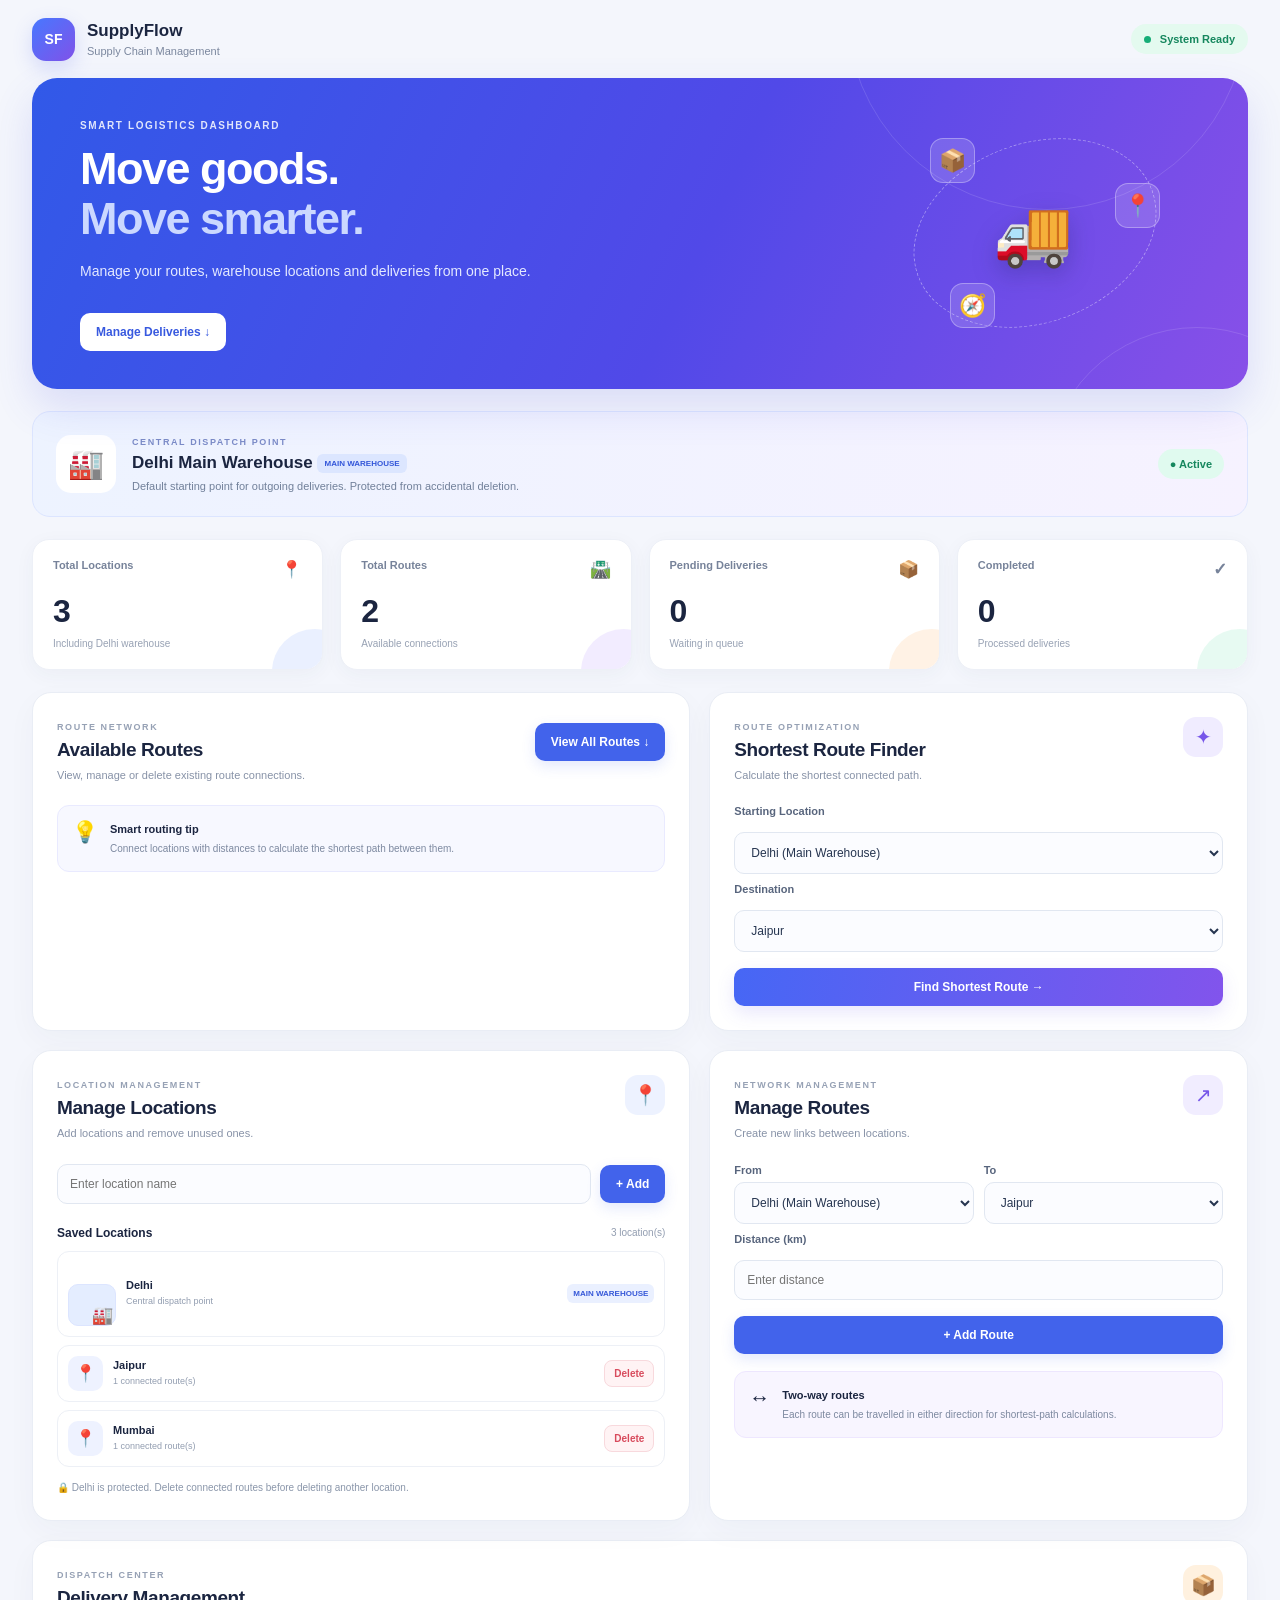
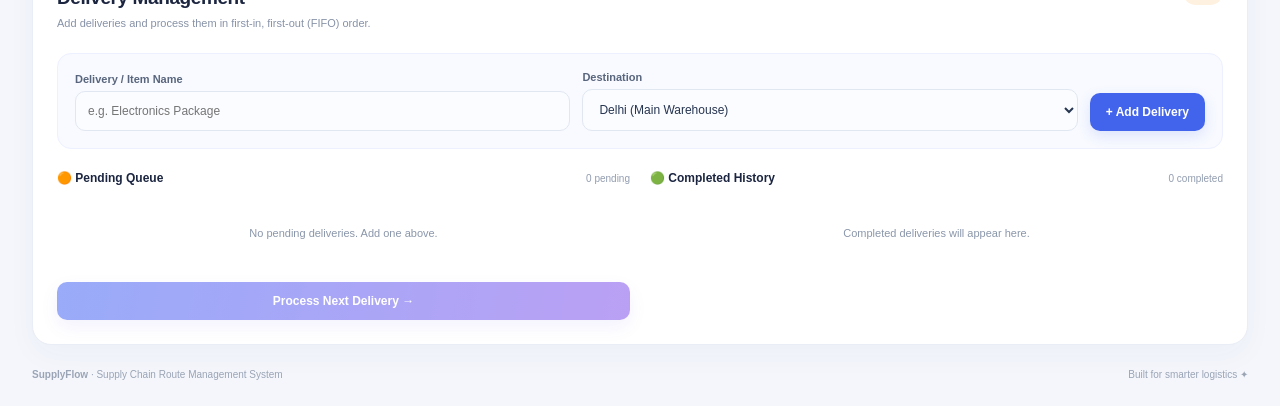
<file: index.html>
<!DOCTYPE html>
<html lang="en">
<head>
    <meta charset="UTF-8">
    <meta name="viewport" content="width=device-width, initial-scale=1.0">
    <title>SupplyFlow | Route Management</title>
    <link rel="stylesheet" href="style.css">
</head>
<body>
    <header class="navbar">
        <a class="brand" href="#">
            <span class="brand-icon">SF</span>
            <span><b>SupplyFlow</b><small>Supply Chain Management</small></span>
        </a>
        <span class="online"><i></i> System Ready</span>
    </header>

    <main class="container">
        <section class="hero">
            <div>
                <span class="eyebrow">SMART LOGISTICS DASHBOARD</span>
                <h1>Move goods.<br><span>Move smarter.</span></h1>
                <p>Manage your routes, warehouse locations and deliveries from one place.</p>
                <button class="btn btn-white" onclick="document.getElementById('deliveries').scrollIntoView({behavior:'smooth'})">
                    Manage Deliveries ↓
                </button>
            </div>
            <div class="hero-art">
                <div class="orbit"></div>
                <div class="truck">🚚</div>
                <div class="floating-box box-one">📦</div>
                <div class="floating-box box-two">📍</div>
                <div class="floating-box box-three">🧭</div>
            </div>
        </section>

        <section class="warehouse">
            <div class="warehouse-icon">🏭</div>
            <div class="warehouse-info">
                <span class="eyebrow">CENTRAL DISPATCH POINT</span>
                <h2>Delhi Main Warehouse <span class="main-tag">MAIN WAREHOUSE</span></h2>
                <p>Default starting point for outgoing deliveries. Protected from accidental deletion.</p>
            </div>
            <span class="active-tag">● Active</span>
        </section>

        <section class="stats">
            <div class="stat blue">
                <div class="stat-label">Total Locations <span>📍</span></div>
                <h2 id="locationCount">0</h2>
                <small>Including Delhi warehouse</small>
            </div>
            <div class="stat purple">
                <div class="stat-label">Total Routes <span>🛣️</span></div>
                <h2 id="routeCount">0</h2>
                <small>Available connections</small>
            </div>
            <div class="stat orange">
                <div class="stat-label">Pending Deliveries <span>📦</span></div>
                <h2 id="deliveryCount">0</h2>
                <small>Waiting in queue</small>
            </div>
            <div class="stat green">
                <div class="stat-label">Completed <span>✓</span></div>
                <h2 id="completedCount">0</h2>
                <small>Processed deliveries</small>
            </div>
        </section>

        <section class="grid">
            <article class="panel" id="routesSection">
                <div class="panel-heading">
                    <div>
                        <span class="eyebrow dark">ROUTE NETWORK</span>
                        <h2>Available Routes</h2>
                        <p>View, manage or delete existing route connections.</p>
                    </div>
                    <button class="btn btn-primary" id="toggleRoutesBtn" type="button">View All Routes ↓</button>
                </div>
                <div id="routesArea" class="hidden">
                    <div class="table-scroll">
                        <table>
                            <thead>
                                <tr><th>Route</th><th>Distance</th><th>Action</th></tr>
                            </thead>
                            <tbody id="routeList"></tbody>
                        </table>
                    </div>
                    <p id="emptyRoutes" class="empty hidden">No routes available. Add a route below.</p>
                </div>
                <div class="tip">
                    <span>💡</span>
                    <div><b>Smart routing tip</b><p>Connect locations with distances to calculate the shortest path between them.</p></div>
                </div>
            </article>

            <article class="panel">
                <div class="panel-heading">
                    <div>
                        <span class="eyebrow dark">ROUTE OPTIMIZATION</span>
                        <h2>Shortest Route Finder</h2>
                        <p>Calculate the shortest connected path.</p>
                    </div>
                    <span class="feature-icon">✦</span>
                </div>
                <form id="shortestPathForm" class="form">
                    <label for="sourceLocation">Starting Location</label>
                    <select id="sourceLocation" required></select>
                    <label for="destinationLocation">Destination</label>
                    <select id="destinationLocation" required></select>
                    <button class="btn btn-gradient full" type="submit">Find Shortest Route →</button>
                </form>
                <div id="shortestResult" class="result hidden" aria-live="polite"></div>
            </article>
        </section>

        <section class="grid">
            <article class="panel">
                <div class="panel-heading">
                    <div>
                        <span class="eyebrow dark">LOCATION MANAGEMENT</span>
                        <h2>Manage Locations</h2>
                        <p>Add locations and remove unused ones.</p>
                    </div>
                    <span class="feature-icon blue-icon">📍</span>
                </div>
                <form id="locationForm" class="inline-form">
                    <input id="locationName" type="text" maxlength="60" placeholder="Enter location name" required>
                    <button class="btn btn-primary" type="submit">+ Add</button>
                </form>
                <div class="list-heading"><b>Saved Locations</b><span id="locationListLabel">0 locations</span></div>
                <div id="locationList" class="managed-list"></div>
                <p class="note">🔒 Delhi is protected. Delete connected routes before deleting another location.</p>
            </article>

            <article class="panel">
                <div class="panel-heading">
                    <div>
                        <span class="eyebrow dark">NETWORK MANAGEMENT</span>
                        <h2>Manage Routes</h2>
                        <p>Create new links between locations.</p>
                    </div>
                    <span class="feature-icon purple-icon">↗</span>
                </div>
                <form id="routeForm" class="form">
                    <div class="two-columns">
                        <div><label for="routeFrom">From</label><select id="routeFrom" required></select></div>
                        <div><label for="routeTo">To</label><select id="routeTo" required></select></div>
                    </div>
                    <label for="routeDistance">Distance (km)</label>
                    <input id="routeDistance" type="number" min="0.1" step="0.1" placeholder="Enter distance" required>
                    <button class="btn btn-primary full" type="submit">+ Add Route</button>
                </form>
                <div class="tip purple-tip"><span>↔</span><div><b>Two-way routes</b><p>Each route can be travelled in either direction for shortest-path calculations.</p></div></div>
            </article>
        </section>

        <section class="panel delivery-panel" id="deliveries">
            <div class="panel-heading">
                <div>
                    <span class="eyebrow dark">DISPATCH CENTER</span>
                    <h2>Delivery Management</h2>
                    <p>Add deliveries and process them in first-in, first-out (FIFO) order.</p>
                </div>
                <span class="feature-icon orange-icon">📦</span>
            </div>

            <form id="deliveryForm" class="delivery-form">
                <div class="grow">
                    <label for="deliveryName">Delivery / Item Name</label>
                    <input id="deliveryName" type="text" maxlength="80" placeholder="e.g. Electronics Package" required>
                </div>
                <div class="grow">
                    <label for="deliveryDestination">Destination</label>
                    <select id="deliveryDestination" required></select>
                </div>
                <button class="btn btn-primary" type="submit">+ Add Delivery</button>
            </form>

            <div class="delivery-grid">
                <div>
                    <div class="list-heading"><b>🟠 Pending Queue</b><span id="pendingLabel">0 pending</span></div>
                    <div id="deliveryList" class="delivery-list"></div>
                    <button class="btn btn-gradient full process-btn" id="processDeliveryBtn" type="button">Process Next Delivery →</button>
                </div>
                <div>
                    <div class="list-heading"><b>🟢 Completed History</b><span id="completedLabel">0 completed</span></div>
                    <div id="completedDeliveryList" class="delivery-list"></div>
                </div>
            </div>
        </section>

        <div id="statusMessage" class="toast hidden" role="status"></div>
    </main>

    <footer>
        <span><b>SupplyFlow</b> · Supply Chain Route Management System</span>
        <span>Built for smarter logistics ✦</span>
    </footer>

    <script src="app.js"></script>
</body>
</html>
</file>
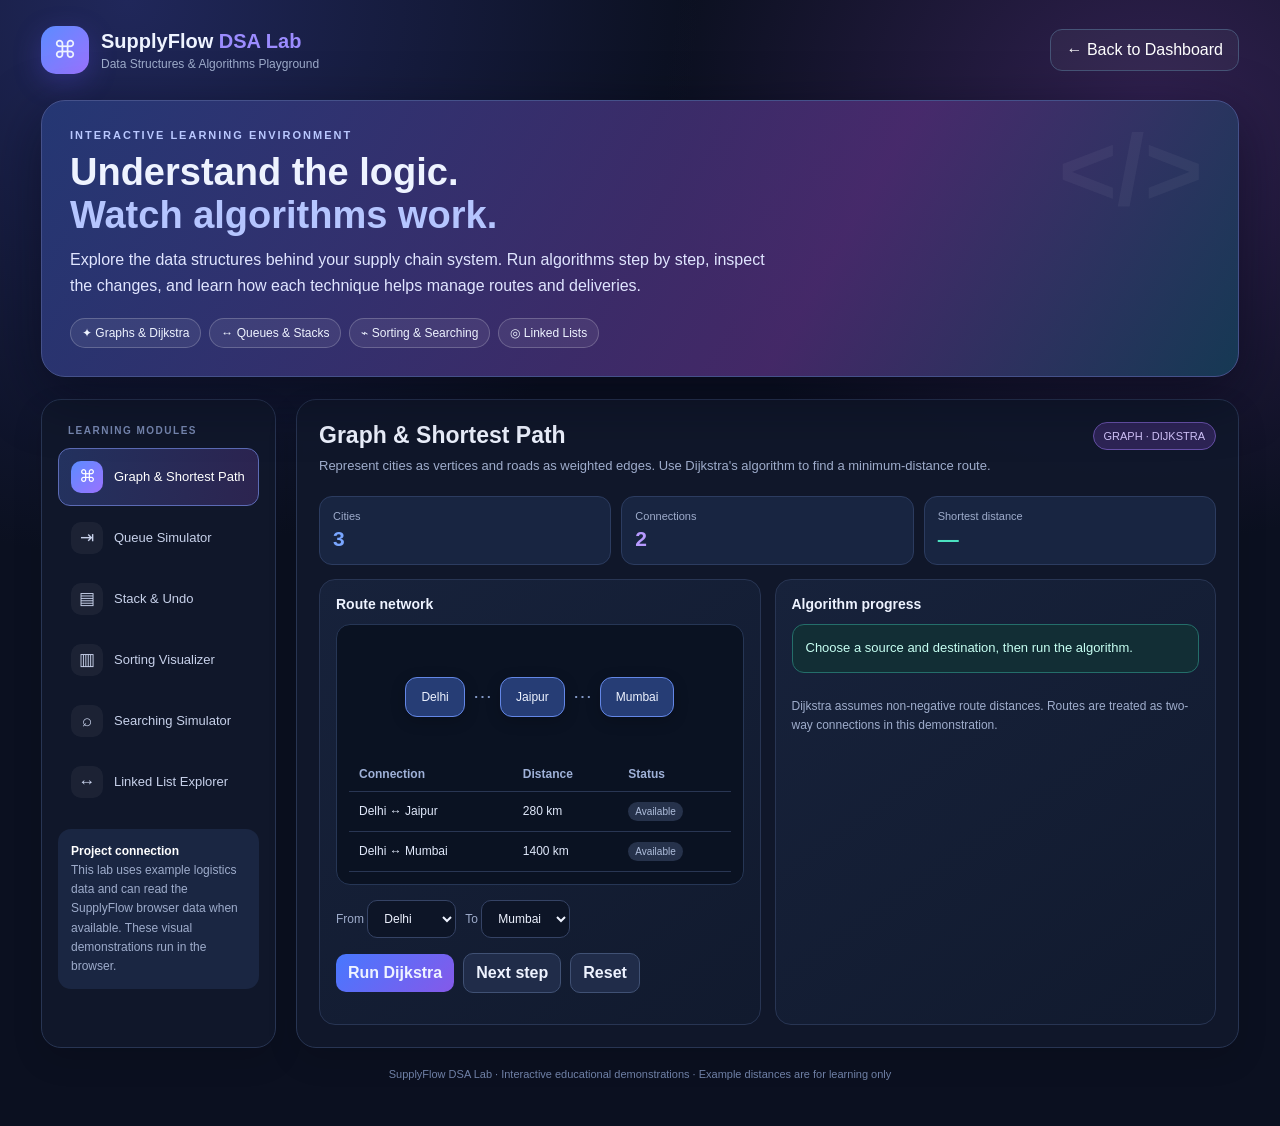
<file: dsa-lab.html>
<!DOCTYPE html>
<html lang="en">
<head>
<meta charset="UTF-8"><meta name="viewport" content="width=device-width, initial-scale=1.0">
<title>DSA Lab | SupplyFlow</title>
<style>
:root{--bg:#0b1020;--panel:#121a30;--panel2:#18233e;--text:#eef3ff;--muted:#9eaccb;--line:#283553;--blue:#5b8cff;--purple:#9b72ff;--teal:#2dd4bf;--orange:#ffb454;--pink:#ff6f91;--green:#50e3a4}*{box-sizing:border-box}body{margin:0;background:radial-gradient(ellipse at 10% 0%,#20275a 0,transparent 35%),radial-gradient(ellipse at 90% 10%,#30204f 0,transparent 30%),var(--bg);font-family:Segoe UI,Arial,sans-serif;color:var(--text);min-height:100vh}.shell{max-width:1250px;margin:auto;padding:26px}.top{display:flex;justify-content:space-between;align-items:center;gap:18px;margin-bottom:26px}.brand{display:flex;align-items:center;gap:12px}.logo{width:48px;height:48px;border-radius:15px;display:grid;place-items:center;background:linear-gradient(135deg,var(--blue),var(--purple));font-size:24px;box-shadow:0 8px 28px #6757ff44}.brand h1{font-size:20px;margin:0}.brand p{margin:4px 0 0;color:var(--muted);font-size:12px}.back{color:#fff;text-decoration:none;border:1px solid #465477;background:#ffffff0b;padding:11px 15px;border-radius:12px}.back:hover{background:#ffffff18}.hero{padding:28px;border:1px solid #45518a;border-radius:24px;background:linear-gradient(120deg,#263a79dd,#512e78cc 65%,#153e59dd);box-shadow:0 18px 55px #05081788;margin-bottom:22px;position:relative;overflow:hidden}.hero:after{content:'</>';position:absolute;right:35px;top:12px;font-size:100px;font-weight:900;color:#ffffff0c}.eyebrow{font-size:11px;letter-spacing:2px;text-transform:uppercase;color:#b9c8ff;font-weight:800}.hero h2{font-size:clamp(26px,4vw,38px);margin:10px 0}.hero p{max-width:720px;color:#e0e5ff;line-height:1.65;margin:0}.pills{display:flex;gap:8px;flex-wrap:wrap;margin-top:18px}.pill{border:1px solid #ffffff35;background:#ffffff12;padding:7px 11px;border-radius:99px;font-size:12px}.layout{display:grid;grid-template-columns:235px minmax(0,1fr);gap:20px}.sidebar,.workspace{border:1px solid var(--line);background:#10182beF;border-radius:20px;padding:16px;box-shadow:0 12px 30px #0002}.side-label{color:#7788b1;text-transform:uppercase;letter-spacing:1.5px;font-size:10px;font-weight:800;padding:9px 10px}.module{display:flex;width:100%;text-align:left;align-items:center;gap:11px;border:1px solid transparent;background:transparent;color:#c7d1ea;padding:12px;border-radius:12px;cursor:pointer;margin:3px 0;font-size:13px}.module .ico{width:32px;height:32px;display:grid;place-items:center;border-radius:10px;background:#ffffff0d;font-size:17px}.module.active,.module:hover{background:linear-gradient(100deg,#344a8d88,#653e9b55);border-color:#5c6bb5;color:white}.module.active .ico{background:linear-gradient(135deg,var(--blue),var(--purple))}.side-note{margin-top:18px;padding:13px;background:#1a2642;border-radius:13px;color:var(--muted);font-size:12px;line-height:1.6}.side-note strong{color:#fff}.workspace{min-height:570px;padding:22px}.module-head{display:flex;justify-content:space-between;gap:12px;align-items:flex-start;margin-bottom:20px}.module-head h3{margin:0 0 7px;font-size:23px}.module-head p{margin:0;color:var(--muted);line-height:1.55;font-size:13px}.tag{white-space:nowrap;background:#2d2456;color:#d5c7ff;border:1px solid #6650a8;padding:7px 10px;border-radius:99px;font-size:11px}.controls{display:flex;gap:9px;align-items:center;flex-wrap:wrap;margin:15px 0}.btn,select,input{font:inherit;border-radius:10px;padding:10px 12px;border:1px solid #354365;background:#0d1527;color:var(--text)}.btn{cursor:pointer;background:linear-gradient(135deg,#4778ff,#8559e9);border:0;font-weight:700}.btn.secondary{background:#202c49;border:1px solid #405174}.btn.teal{background:linear-gradient(135deg,#0e9f91,#1dbb9f)}.btn.orange{background:linear-gradient(135deg,#d98028,#f3ad4f);color:#241407}.btn:disabled{opacity:.4;cursor:not-allowed}.grid2{display:grid;grid-template-columns:1fr 1fr;gap:14px}.card{border:1px solid var(--line);background:linear-gradient(145deg,#17223b,#111a2e);border-radius:16px;padding:16px;min-width:0}.card h4{margin:0 0 12px;font-size:14px}.muted{color:var(--muted);font-size:12px;line-height:1.6}.result{margin-top:12px;border-radius:12px;padding:13px;background:#122e35;border:1px solid #246e6a;color:#c6fff2;line-height:1.6;font-size:13px}.visual{background:#0a1222;border:1px solid #263655;border-radius:14px;padding:12px;min-height:160px;overflow:auto}.nodes{display:flex;align-items:center;gap:8px;flex-wrap:wrap;justify-content:center;min-height:120px}.node{padding:12px 15px;border-radius:12px;background:#263d75;border:1px solid #6387e7;min-width:60px;text-align:center;font-size:12px;box-shadow:0 4px 15px #0003}.node.active{background:#116d62;border-color:#38e0bf;box-shadow:0 0 20px #22d3b055}.node.hot{background:#68411e;border-color:#ffbd65}.arrow{color:#8398c5;font-size:19px}.bar-row{height:200px;display:flex;align-items:flex-end;justify-content:center;gap:10px;padding:10px 4px 28px}.bar-wrap{display:flex;align-items:center;flex-direction:column;justify-content:flex-end;height:100%;gap:6px;min-width:24px;flex:1;max-width:70px}.bar{width:100%;max-width:50px;min-height:8px;border-radius:7px 7px 2px 2px;background:linear-gradient(180deg,#a88bff,#547cff);transition:height .3s ease}.bar.compare{background:linear-gradient(180deg,#ffc66e,#ff795e)}.bar.sorted{background:linear-gradient(180deg,#55edbc,#159c9b)}.bar-wrap small{font-size:10px;color:var(--muted)}.bar-wrap b{font-size:11px}.steps{display:grid;gap:8px}.step{display:flex;gap:10px;padding:10px;border-radius:10px;background:#17223a;border:1px solid #283654;font-size:12px;line-height:1.5}.step span{width:22px;height:22px;flex-shrink:0;display:grid;place-items:center;border-radius:7px;background:#354c87;color:#fff}.step.done span{background:#118a72}.code{font-family:Consolas,monospace;color:#b8d5ff;background:#080e1a;border:1px solid #273652;border-radius:10px;padding:12px;font-size:12px;white-space:pre-wrap;line-height:1.65}.stats{display:grid;grid-template-columns:repeat(3,1fr);gap:10px;margin-bottom:14px}.stat{border-radius:13px;padding:13px;background:#182541;border:1px solid #2c3c60}.stat span{display:block;color:var(--muted);font-size:11px}.stat strong{display:block;font-size:21px;margin-top:5px}.stat:nth-child(1) strong{color:#79a6ff}.stat:nth-child(2) strong{color:#b79aff}.stat:nth-child(3) strong{color:#4be2c1}.footer{text-align:center;color:#6f80a6;font-size:11px;padding:20px}.hidden{display:none!important}table{width:100%;border-collapse:collapse;font-size:12px}th,td{text-align:left;padding:10px;border-bottom:1px solid #293653}th{color:#9fb1d8}td{color:#e0e8fa}.status{display:inline-block;background:#173f3c;color:#7ef1ce;padding:4px 7px;border-radius:99px;font-size:10px}@media(max-width:850px){.layout{grid-template-columns:1fr}.sidebar{display:grid;grid-template-columns:repeat(2,minmax(0,1fr));gap:3px}.side-label,.side-note{grid-column:1/-1}.workspace{padding:15px}}@media(max-width:560px){.shell{padding:13px}.top{align-items:flex-start}.brand h1{font-size:16px}.hero{padding:20px}.grid2{grid-template-columns:1fr}.module-head{display:block}.tag{display:inline-block;margin-top:12px}.stats{grid-template-columns:1fr}.sidebar{grid-template-columns:1fr 1fr}.back{font-size:12px;padding:9px}.hero:after{display:none}}
</style></head>
<body><div class="shell">
<header class="top"><div class="brand"><div class="logo">⌘</div><div><h1>SupplyFlow <span style="color:#9c8cff">DSA Lab</span></h1><p>Data Structures & Algorithms Playground</p></div></div><a class="back" href="/">← Back to Dashboard</a></header>
<section class="hero"><div class="eyebrow">Interactive learning environment</div><h2>Understand the logic.<br><span style="color:#b5c5ff">Watch algorithms work.</span></h2><p>Explore the data structures behind your supply chain system. Run algorithms step by step, inspect the changes, and learn how each technique helps manage routes and deliveries.</p><div class="pills"><span class="pill">✦ Graphs & Dijkstra</span><span class="pill">↔ Queues & Stacks</span><span class="pill">⌁ Sorting & Searching</span><span class="pill">◎ Linked Lists</span></div></section>
<div class="layout"><aside class="sidebar"><div class="side-label">Learning modules</div><button class="module active" data-module="graph"><span class="ico">⌘</span><span>Graph & Shortest Path</span></button><button class="module" data-module="queue"><span class="ico">⇥</span><span>Queue Simulator</span></button><button class="module" data-module="stack"><span class="ico">▤</span><span>Stack & Undo</span></button><button class="module" data-module="sort"><span class="ico">▥</span><span>Sorting Visualizer</span></button><button class="module" data-module="search"><span class="ico">⌕</span><span>Searching Simulator</span></button><button class="module" data-module="list"><span class="ico">↔</span><span>Linked List Explorer</span></button><div class="side-note"><strong>Project connection</strong><br>This lab uses example logistics data and can read the SupplyFlow browser data when available. These visual demonstrations run in the browser.</div></aside>
<main class="workspace">
<section class="lab" id="lab-graph"><div class="module-head"><div><h3>Graph & Shortest Path</h3><p>Represent cities as vertices and roads as weighted edges. Use Dijkstra's algorithm to find a minimum-distance route.</p></div><span class="tag">GRAPH · DIJKSTRA</span></div><div class="stats"><div class="stat"><span>Cities</span><strong id="cityCount">4</strong></div><div class="stat"><span>Connections</span><strong id="edgeCount">4</strong></div><div class="stat"><span>Shortest distance</span><strong id="distanceStat">—</strong></div></div><div class="grid2"><div class="card"><h4>Route network</h4><div id="graphVisual" class="visual"></div><div class="controls"><label class="muted">From <select id="graphFrom"><option>Delhi</option><option>Jaipur</option><option>Agra</option><option>Mumbai</option></select></label><label class="muted">To <select id="graphTo"><option>Mumbai</option><option>Agra</option><option>Jaipur</option><option>Delhi</option></select></label></div><div class="controls"><button class="btn" id="runDijkstra">Run Dijkstra</button><button class="btn secondary" id="nextGraph">Next step</button><button class="btn secondary" id="resetGraph">Reset</button></div></div><div class="card"><h4>Algorithm progress</h4><div id="graphMessage" class="result">Choose a source and destination, then run the algorithm.</div><div id="graphSteps" class="steps" style="margin-top:12px"></div><p class="muted">Dijkstra assumes non-negative route distances. Routes are treated as two-way connections in this demonstration.</p></div></div></section>
<section class="lab hidden" id="lab-queue"><div class="module-head"><div><h3>Queue Simulator</h3><p>Deliveries follow FIFO: First In, First Out. The earliest queued delivery is processed first.</p></div><span class="tag">QUEUE · FIFO</span></div><div class="stats"><div class="stat"><span>Queue size</span><strong id="queueSize">3</strong></div><div class="stat"><span>Front</span><strong id="queueFront">D1</strong></div><div class="stat"><span>Processed</span><strong id="queueDone">0</strong></div></div><div class="card"><h4>Delivery queue</h4><div class="visual"><div id="queueVisual" class="nodes"></div></div><div class="controls"><input id="queueInput" placeholder="Delivery name" maxlength="35"><button class="btn" id="enqueue">Enqueue</button><button class="btn teal" id="dequeue">Process front</button><button class="btn secondary" id="resetQueue">Reset demo</button></div><div id="queueMessage" class="result">Add a delivery to the rear or process the front item.</div><p class="muted">Enqueue: O(1) with a suitable queue implementation. Dequeue: O(1) with a front pointer.</p></div></section>
<section class="lab hidden" id="lab-stack"><div class="module-head"><div><h3>Stack & Undo</h3><p>A stack follows LIFO: Last In, First Out. The latest action is the first one removed.</p></div><span class="tag">STACK · LIFO</span></div><div class="grid2"><div class="card"><h4>Stack of operations</h4><div class="visual"><div id="stackVisual" class="nodes" style="flex-direction:column-reverse"></div></div><div class="controls"><input id="stackInput" placeholder="Operation name" maxlength="35"><button class="btn" id="pushStack">Push</button><button class="btn orange" id="popStack">Pop / Undo</button><button class="btn secondary" id="resetStack">Reset</button></div></div><div class="card"><h4>Stack status</h4><div class="stats"><div class="stat"><span>Items</span><strong id="stackSize">3</strong></div><div class="stat"><span>Top item</span><strong id="stackTop">Edit</strong></div><div class="stat"><span>Last action</span><strong id="stackAction">Ready</strong></div></div><div id="stackMessage" class="result">The top item is removed first. This is a demonstration stack and does not undo changes on the main dashboard.</div><div class="code">PUSH(operation)
POP() → returns the top item
PEEK() → reads the top item</div></div></div></section>
<section class="lab hidden" id="lab-sort"><div class="module-head"><div><h3>Sorting Visualizer</h3><p>Sort route distances and watch comparisons and swaps. Choose a sorting algorithm to see how it works.</p></div><span class="tag">ARRAY · SORTING</span></div><div class="card"><div class="controls"><label class="muted">Algorithm <select id="sortAlgorithm"><option value="bubble">Bubble sort</option><option value="insertion">Insertion sort</option></select></label><button class="btn" id="startSort">Start sorting</button><button class="btn secondary" id="sortStep">Next step</button><button class="btn secondary" id="resetSort">Reset</button></div><div class="visual"><div id="sortVisual" class="bar-row"></div></div><div class="stats" style="margin-top:14px"><div class="stat"><span>Comparisons</span><strong id="sortComparisons">0</strong></div><div class="stat"><span>Swaps / shifts</span><strong id="sortSwaps">0</strong></div><div class="stat"><span>Status</span><strong id="sortStatus">Ready</strong></div></div><div id="sortMessage" class="result">Press Start sorting, then Next step to inspect each operation.</div><p class="muted">Bubble sort worst-case time: O(n²). Insertion sort worst-case time: O(n²). This demo sorts example distances.</p></div></section>
<section class="lab hidden" id="lab-search"><div class="module-head"><div><h3>Searching Simulator</h3><p>Compare linear search with binary search. Binary search requires the data to be sorted.</p></div><span class="tag">ARRAY · SEARCH</span></div><div class="card"><div class="controls"><label class="muted">Algorithm <select id="searchAlgorithm"><option value="linear">Linear search</option><option value="binary">Binary search</option></select></label><label class="muted">Find distance <select id="searchTarget"><option value="280">280 km</option><option value="230">230 km</option><option value="1000">1,000 km</option><option value="1150">1,150 km</option><option value="999">999 km (not present)</option></select></label><button class="btn" id="runSearch">Run search</button><button class="btn secondary" id="searchStep">Next step</button><button class="btn secondary" id="resetSearch">Reset</button></div><div id="searchVisual" class="nodes visual"></div><div class="stats" style="margin-top:14px"><div class="stat"><span>Comparisons</span><strong id="searchComparisons">0</strong></div><div class="stat"><span>Current index</span><strong id="searchIndex">—</strong></div><div class="stat"><span>Result</span><strong id="searchResult">Ready</strong></div></div><div id="searchMessage" class="result">Choose a target and run the search.</div><p class="muted">Linear search: O(n). Binary search: O(log n) on sorted data. The selected algorithm determines which search order is used.</p></div></section>
<section class="lab hidden" id="lab-list"><div class="module-head"><div><h3>Linked List Explorer</h3><p>Each node stores a location and a pointer to the next node. Add, delete, and traverse the list.</p></div><span class="tag">LINKED LIST</span></div><div class="stats"><div class="stat"><span>Nodes</span><strong id="listSize">4</strong></div><div class="stat"><span>Head</span><strong id="listHead">Delhi</strong></div><div class="stat"><span>Operation</span><strong id="listAction">Ready</strong></div></div><div class="card"><h4>Node chain</h4><div class="visual"><div id="listVisual" class="nodes"></div></div><div class="controls"><input id="listInput" placeholder="Location name" maxlength="35"><button class="btn" id="listAdd">Add at end</button><button class="btn orange" id="listDelete">Delete selected</button><button class="btn secondary" id="listTraverse">Traverse</button><button class="btn secondary" id="resetList">Reset</button></div><div class="controls"><label class="muted">Select node to delete <select id="listSelect"></select></label></div><div id="listMessage" class="result">A linked list is traversed from its head node to the end.</div><p class="muted">Insert at the end takes O(n) without a tail pointer. Deleting a known node by value requires traversal: O(n).</p></div></section>
</main></div><div class="footer">SupplyFlow DSA Lab · Interactive educational demonstrations · Example distances are for learning only</div></div>
<script>
const $=id=>document.getElementById(id);const esc=s=>String(s).replace(/[&<>"']/g,c=>({'&':'&amp;','<':'&lt;','>':'&gt;','"':'&quot;',"'":'&#39;'}[c]));
document.querySelectorAll('.module').forEach(b=>b.addEventListener('click',()=>{document.querySelectorAll('.module').forEach(x=>x.classList.toggle('active',x===b));document.querySelectorAll('.lab').forEach(x=>x.classList.toggle('hidden',x.id!=='lab-'+b.dataset.module));}));
// Use project data if present; otherwise load a self-contained example graph.
let projectData=null;try{projectData=JSON.parse(localStorage.getItem('supplyFlowData')||'null')}catch(e){}
const defaultEdges=[{from:'Delhi',to:'Jaipur',distance:280},{from:'Delhi',to:'Agra',distance:230},{from:'Agra',to:'Mumbai',distance:1000},{from:'Jaipur',to:'Mumbai',distance:1150}];let edges=defaultEdges;let cities=['Delhi','Jaipur','Agra','Mumbai'];if(projectData&&Array.isArray(projectData.routes)&&projectData.routes.length){edges=projectData.routes.map(r=>({from:r.from||r.source||r[0],to:r.to||r.destination||r[1],distance:Number(r.distance||r.km||r[2])})).filter(e=>e.from&&e.to&&Number.isFinite(e.distance));if(edges.length)cities=[...new Set([...(projectData.locations||[]).map(l=>typeof l==='string'?l:l.name||l.location),...edges.flatMap(e=>[e.from,e.to])].filter(Boolean))]}
function fillGraphSelects(){['graphFrom','graphTo'].forEach((id,i)=>{const old=$(id).value;$(id).innerHTML=cities.map(c=>`<option>${esc(c)}</option>`).join('');if(cities.includes(old))$(id).value=old;else $(id).value=cities[i===0?0:cities.length-1]||''})}fillGraphSelects();$('cityCount').textContent=cities.length;$('edgeCount').textContent=edges.length;
let dijkstra=null,graphStep=0;function graphMarkup(path=[]){const chosen=new Set(path.slice(0,-1).map((v,i)=>[v,path[i+1]].sort().join('|')));return `<div class="nodes">${cities.map((c,i)=>`<div class="node ${path.includes(c)?'active':''}">${esc(c)}</div>${i<cities.length-1?'<span class="arrow">⋯</span>':''}`).join('')}</div><table><thead><tr><th>Connection</th><th>Distance</th><th>Status</th></tr></thead><tbody>${edges.map(e=>{const yes=chosen.has([e.from,e.to].sort().join('|'));return `<tr><td>${esc(e.from)} ↔ ${esc(e.to)}</td><td>${e.distance} km</td><td><span class="status" style="${yes?'background:#174e43;color:#75f2ca':'background:#26324b;color:#afbedc'}">${yes?'Selected path':'Available'}</span></td></tr>`}).join('')}</tbody></table>`}function renderGraph(){ $('graphVisual').innerHTML=graphMarkup(dijkstra&&graphStep>=dijkstra.steps.length?dijkstra.path:[]);if(dijkstra){const s=dijkstra.steps[Math.min(graphStep,dijkstra.steps.length-1)];$('graphMessage').innerHTML=`<b>Step ${Math.min(graphStep+1,dijkstra.steps.length)} / ${dijkstra.steps.length}</b><br>${esc(s.text)}`;$('graphSteps').innerHTML=dijkstra.steps.slice(0,graphStep+1).map((x,i)=>`<div class="step done"><span>${i+1}</span><div>${esc(x.text)}</div></div>`).join('');if(graphStep>=dijkstra.steps.length-1){$('distanceStat').textContent=dijkstra.distance===Infinity?'N/A':dijkstra.distance+' km';$('graphMessage').innerHTML=`<b>${dijkstra.distance===Infinity?'No route found':'Shortest route found'}</b><br>${dijkstra.distance===Infinity?'These locations are not connected.':esc(dijkstra.path.join(' → '))+' · '+dijkstra.distance+' km'}`}}}
function runDijkstra(){const start=$('graphFrom').value,end=$('graphTo').value;let dist={},prev={},visited=new Set();cities.forEach(c=>dist[c]=Infinity);dist[start]=0;let steps=[{text:`Initialize distances: ${start} = 0; all other cities = infinity.`}];while(true){let u=null,best=Infinity;for(const c of cities)if(!visited.has(c)&&dist[c]<best){best=dist[c];u=c}if(u===null)break;visited.add(u);steps.push({text:`Visit ${u} with current distance ${dist[u]} km.`});if(u===end)break;for(const e of edges){let v=null;if(e.from===u)v=e.to;else if(e.to===u)v=e.from;if(v&&!visited.has(v)&&dist[u]+e.distance<dist[v]){dist[v]=dist[u]+e.distance;prev[v]=u;steps.push({text:`Update ${v}: new best distance is ${dist[v]} km via ${u}.`})}}}let path=[];if(dist[end]!==Infinity){for(let c=end;c;c=prev[c]){path.unshift(c);if(c===start)break}}else steps.push({text:`${end} is unreachable from ${start}.`});if(path.length)steps.push({text:`Finished: ${path.join(' → ')} totals ${dist[end]} km.`});dijkstra={steps,path,distance:dist[end]};graphStep=0;renderGraph()}$('runDijkstra').onclick=runDijkstra;$('nextGraph').onclick=()=>{if(dijkstra&&graphStep<dijkstra.steps.length-1){graphStep++;renderGraph()}};$('resetGraph').onclick=()=>{dijkstra=null;graphStep=0;$('distanceStat').textContent='—';$('graphVisual').innerHTML=graphMarkup();$('graphMessage').textContent='Choose a source and destination, then run the algorithm.';$('graphSteps').innerHTML=''};$('graphVisual').innerHTML=graphMarkup();
let queue=['Delivery D1','Delivery D2','Delivery D3'],processed=0;function renderQueue(msg){$('queueVisual').innerHTML=queue.length?queue.map((v,i)=>`${i?'<span class="arrow">←</span>':''}<div class="node ${i===0?'active':''}"><small>${i===0?'FRONT':i===queue.length-1?'REAR':'ITEM'}</small><br>${esc(v)}</div>`).join(''):'<div class="muted">Queue is empty</div>';$('queueSize').textContent=queue.length;$('queueFront').textContent=queue[0]||'—';$('queueDone').textContent=processed;if(msg)$('queueMessage').textContent=msg}renderQueue('Add a delivery to the rear or process the front item.');$('enqueue').onclick=()=>{const v=$('queueInput').value.trim();if(!v){$('queueMessage').textContent='Enter a delivery name first.';return}queue.push(v);$('queueInput').value='';renderQueue(`${v} added to the rear of the queue.`)};$('dequeue').onclick=()=>{if(!queue.length){renderQueue('Queue is empty. Nothing to process.');return}const v=queue.shift();processed++;renderQueue(`${v} was processed from the front. FIFO preserved.`)};$('resetQueue').onclick=()=>{queue=['Delivery D1','Delivery D2','Delivery D3'];processed=0;renderQueue('Queue demo reset.')};
let stack=['Add location','Add route','Edit delivery'];function renderStack(msg){$('stackVisual').innerHTML=stack.length?stack.map((v,i)=>`<div class="node ${i===stack.length-1?'active':''}" style="width:min(100%,300px)">${i===stack.length-1?'TOP · ':''}${esc(v)}</div>`).join(''):'<div class="muted">Stack is empty</div>';$('stackSize').textContent=stack.length;$('stackTop').textContent=stack[stack.length-1]||'—';if(msg){$('stackMessage').textContent=msg;$('stackAction').textContent=msg.startsWith('Pushed')?'Push':msg.startsWith('Popped')?'Pop':'Ready'}}renderStack('The top item is removed first. This demo does not undo changes on the main dashboard.');$('pushStack').onclick=()=>{let v=$('stackInput').value.trim();if(!v)v='Sample operation';stack.push(v);$('stackInput').value='';renderStack('Pushed '+v+' onto the stack.')};$('popStack').onclick=()=>{if(!stack.length){renderStack('Stack underflow: there is nothing to pop.');return}renderStack('Popped '+stack.pop()+' from the stack.')};$('resetStack').onclick=()=>{stack=['Add location','Add route','Edit delivery'];renderStack('Stack reset.')};
const initialSort=[280,1400,230,1150,520,760];let arr=[...initialSort],sortOps=[],sortPos=0,sortComp=0,sortSwaps=0;function buildSortOps(){arr=[...initialSort];sortOps=[];let work=[...initialSort];if($('sortAlgorithm').value==='bubble'){for(let i=0;i<work.length-1;i++)for(let j=0;j<work.length-i-1;j++){sortOps.push({values:[...work],a:j,b:j+1,compare:true,text:`Compare ${work[j]} and ${work[j+1]}.`});if(work[j]>work[j+1]){[work[j],work[j+1]]=[work[j+1],work[j]];sortOps.push({values:[...work],a:j,b:j+1,swap:true,text:`Swap them: ${work[j]} is now before ${work[j+1]}.`})}}}else{for(let i=1;i<work.length;i++){let key=work[i],j=i-1;while(j>=0&&work[j]>key){sortOps.push({values:[...work],a:j,b:j+1,compare:true,text:`Compare ${work[j]} with key ${key}.`});work[j+1]=work[j];sortOps.push({values:[...work],a:j,b:j+1,shift:true,text:`Shift ${work[j]} one position right.`});j--}sortOps.push({values:[...work],a:j+1,b:i,insert:true,text:`Insert key ${key} at position ${j+1}.`});work[j+1]=key;sortOps[sortOps.length-1].values=[...work]}}arr=[...initialSort];sortPos=sortComp=sortSwaps=0;renderSort('Ready. Press Start sorting, then Next step to inspect each operation.')}function renderSort(msg){const current=sortOps[Math.max(0,sortPos-1)];$('sortVisual').innerHTML=arr.map((v,i)=>`<div class="bar-wrap"><b>${v}</b><div class="bar ${current&&(i===current.a||i===current.b)?'compare':''} ${sortPos>=sortOps.length?'sorted':''}" style="height:${Math.max(8,v/Math.max(...initialSort)*135)}px"></div><small>${i}</small></div>`).join('');$('sortComparisons').textContent=sortComp;$('sortSwaps').textContent=sortSwaps;$('sortStatus').textContent=sortPos>=sortOps.length?'Complete':sortPos?'Running':'Ready';$('sortMessage').textContent=msg}function sortOne(){if(sortPos>=sortOps.length){renderSort('Sorting complete. Values are in ascending order.');return}const op=sortOps[sortPos++];arr=[...op.values];if(op.compare)sortComp++;if(op.swap||op.shift)sortSwaps++;renderSort(op.text)}$('startSort').onclick=()=>{buildSortOps();sortOne()};$('sortStep').onclick=sortOne;$('resetSort').onclick=buildSortOps;$('sortAlgorithm').onchange=buildSortOps;buildSortOps();
// Search runs one comparison at a time. Binary search uses a sorted copy.
let searchState=null;const searchData=[230,280,520,760,1000,1150];function renderSearch(msg){const st=searchState;$('searchVisual').innerHTML=searchData.map((v,i)=>`<div class="node ${st&&st.checked.includes(i)?'hot':''} ${st&&st.found===i?'active':''}"><small>INDEX ${i}</small><br>${v}</div>`).join('');$('searchComparisons').textContent=st?st.count:0;$('searchIndex').textContent=st&&st.current!==undefined?st.current:'—';$('searchResult').textContent=st&&st.done?(st.found>=0?'Found':'Not found'):'Ready';$('searchMessage').textContent=msg||'Choose a target and run the search.'}function initSearch(){const alg=$('searchAlgorithm').value,target=Number($('searchTarget').value);searchState={alg,target,lo:0,hi:searchData.length-1,i:0,count:0,checked:[],current:undefined,found:-1,done:false};renderSearch(alg==='binary'?'Binary search starts at the middle of the sorted array.':'Linear search checks each item from left to right.')}function nextSearch(){if(!searchState)initSearch();const s=searchState;if(s.done)return;if(s.alg==='linear'){if(s.i>=searchData.length){s.done=true;renderSearch('Target not found after checking all elements.');return}s.current=s.i;s.checked.push(s.i);s.count++;if(searchData[s.i]===s.target){s.found=s.i;s.done=true;renderSearch(`Found ${s.target} at index ${s.i} after ${s.count} comparison(s).`);return}s.i++;renderSearch(`Compare index ${s.current}: ${searchData[s.current]}. Not a match.`)}else{if(s.lo>s.hi){s.done=true;renderSearch('Target not found in the sorted array.');return}let mid=Math.floor((s.lo+s.hi)/2);s.current=mid;s.checked.push(mid);s.count++;if(searchData[mid]===s.target){s.found=mid;s.done=true;renderSearch(`Found ${s.target} at index ${mid} after ${s.count} comparison(s).`)}else if(searchData[mid]<s.target){s.lo=mid+1;renderSearch(`${searchData[mid]} is smaller than ${s.target}; continue in the right half.`)}else{s.hi=mid-1;renderSearch(`${searchData[mid]} is larger than ${s.target}; continue in the left half.`)}}}$('runSearch').onclick=initSearch;$('searchStep').onclick=nextSearch;$('resetSearch').onclick=()=>{searchState=null;renderSearch('Search reset. Choose a target and run the search.')};$('searchAlgorithm').onchange=()=>{searchState=null;renderSearch('Algorithm changed. Run the search again.')};$('searchTarget').onchange=()=>{searchState=null;renderSearch('Target changed. Run the search again.')};renderSearch();
let list=['Delhi','Jaipur','Agra','Mumbai'];function renderList(msg){$('listVisual').innerHTML=list.length?list.map((v,i)=>`${i?'<span class="arrow">→</span>':''}<div class="node ${i===0?'active':''}"><small>${i===0?'HEAD':'NODE '+i}</small><br>${esc(v)}<br><small>next → ${i===list.length-1?'NULL':esc(list[i+1])}</small></div>`).join(''):'<div class="muted">Empty list · HEAD = NULL</div>';$('listSize').textContent=list.length;$('listHead').textContent=list[0]||'NULL';$('listSelect').innerHTML=list.map(v=>`<option>${esc(v)}</option>`).join('');if(msg){$('listAction').textContent=msg.split(' ')[0];$('listMessage').textContent=msg}}renderList('Ready. Traverse from the head to visit every node.');$('listAdd').onclick=()=>{let v=$('listInput').value.trim();if(!v){renderList('Enter a location name first.');return}if(list.some(x=>x.toLowerCase()===v.toLowerCase())){renderList('That location is already in this demo list.');return}list.push(v);$('listInput').value='';renderList('Inserted '+v+' at the end of the linked list.')};$('listDelete').onclick=()=>{if(!list.length){renderList('List is empty.');return}let v=$('listSelect').value;list=list.filter(x=>x!==v);renderList('Deleted '+v+' from the demo linked list.')};$('listTraverse').onclick=()=>renderList(list.length?'Traversal: '+list.join(' → ')+' → NULL':'Traversal complete: list is empty.');$('resetList').onclick=()=>{list=['Delhi','Jaipur','Agra','Mumbai'];renderList('Linked list reset.')};
</script></body></html>
</file>
<file: style.css>
:root {
    --blue: #4263eb;
    --purple: #7856e8;
    --ink: #1b2540;
    --muted: #7b879e;
    --line: #e8edf5;
    --bg: #f4f6fc;
}

* { box-sizing: border-box; }

body {
    margin: 0;
    background: var(--bg);
    color: var(--ink);
    font-family: "Segoe UI", Arial, sans-serif;
    font-size: 14px;
}

button, input, select { font: inherit; }
button { cursor: pointer; }
.hidden { display: none !important; }

.navbar {
    height: 78px;
    max-width: 1400px;
    margin: auto;
    padding: 0 32px;
    display: flex;
    justify-content: space-between;
    align-items: center;
}

.brand {
    display: flex;
    gap: 12px;
    align-items: center;
    color: inherit;
    text-decoration: none;
}

.brand-icon {
    display: grid;
    place-items: center;
    width: 43px;
    height: 43px;
    border-radius: 14px;
    background: linear-gradient(135deg, #4778ff, #8052e9);
    color: white;
    font-weight: 800;
    box-shadow: 0 7px 20px #536be933;
}

.brand b { display: block; font-size: 17px; }
.brand small { display: block; color: var(--muted); margin-top: 4px; font-size: 11px; }

.online {
    color: #16875e;
    background: #e4faef;
    padding: 9px 13px;
    border-radius: 30px;
    font-size: 11px;
    font-weight: 700;
}

.online i {
    display: inline-block;
    width: 7px;
    height: 7px;
    border-radius: 50%;
    background: #16ad77;
    margin-right: 6px;
}

.container { max-width: 1400px; padding: 0 32px; margin: auto; }

.hero {
    display: flex;
    align-items: center;
    justify-content: space-between;
    min-height: 270px;
    padding: 38px 48px;
    border-radius: 25px;
    color: white;
    background: linear-gradient(115deg, #3159e8, #5149e8 55%, #8850e8);
    box-shadow: 0 18px 40px #4d56dc28;
    overflow: hidden;
    position: relative;
}

.hero::before, .hero::after {
    content: "";
    position: absolute;
    border: 1px solid #ffffff20;
    border-radius: 50%;
}
.hero::before { width: 400px; height: 400px; right: 0; top: -270px; }
.hero::after { width: 300px; height: 300px; right: -100px; bottom: -240px; }

.hero > div:first-child { z-index: 1; max-width: 580px; }
.eyebrow { font-size: 10px; font-weight: 800; letter-spacing: 1.6px; opacity: .85; }
.hero h1 { font-size: clamp(32px, 4vw, 45px); letter-spacing: -1.5px; line-height: 1.12; margin: 12px 0; }
.hero h1 span { color: #cbd8ff; }
.hero p { color: #e4e9ff; line-height: 1.8; max-width: 470px; }
.hero-art { width: 250px; height: 190px; position: relative; margin-right: 40px; }
.orbit { position: absolute; inset: 5px 0; border: 1px dashed #ffffff65; border-radius: 50%; transform: rotate(-20deg); }
.truck { position: absolute; top: 58px; left: 83px; font-size: 64px; filter: drop-shadow(0 8px 12px #171e5b44); }
.floating-box { position: absolute; display: grid; place-items: center; width: 45px; height: 45px; border-radius: 13px; background: #ffffff26; border: 1px solid #ffffff50; font-size: 22px; }
.box-one { top: 0; left: 20px; }
.box-two { right: 0; top: 45px; }
.box-three { bottom: 0; left: 40px; }

.btn {
    border: none;
    border-radius: 10px;
    padding: 12px 16px;
    font-weight: 700;
    font-size: 12px;
    transition: transform .2s, box-shadow .2s, background .2s;
}
.btn:hover { transform: translateY(-2px); }
.btn:focus-visible, input:focus-visible, select:focus-visible { outline: 3px solid #a4b8ff; outline-offset: 2px; }
.btn-white { background: white; color: #3859df; margin-top: 15px; }
.btn-primary { background: var(--blue); color: white; box-shadow: 0 5px 14px #4263eb26; }
.btn-primary:hover { background: #304fce; }
.btn-gradient { background: linear-gradient(100deg, #4667f5, #8254ec); color: white; box-shadow: 0 7px 18px #6459ec25; }
.full { width: 100%; }

.warehouse {
    display: flex;
    align-items: center;
    gap: 16px;
    margin-top: 22px;
    padding: 20px 23px;
    border: 1px solid #dce5ff;
    border-radius: 18px;
    background: linear-gradient(100deg, #edf3ff, #f6f2ff);
}
.warehouse-icon { font-size: 29px; background: white; padding: 12px; border-radius: 15px; }
.warehouse-info { flex: 1; }
.warehouse-info .eyebrow { color: #6678bd; font-size: 9px; }
.warehouse-info h2 { font-size: 17px; margin: 5px 0; }
.warehouse-info p { color: #71809a; font-size: 11px; margin: 0; line-height: 1.6; }
.main-tag { font-size: 8px; color: #3457d9; background: #dce6ff; padding: 5px 7px; border-radius: 6px; vertical-align: middle; }
.active-tag { color: #16875e; background: #e0faef; border-radius: 30px; padding: 9px 12px; font-size: 11px; font-weight: 700; white-space: nowrap; }

.stats { display: grid; grid-template-columns: repeat(4, 1fr); gap: 17px; margin: 22px 0; }
.stat { background: white; border: 1px solid #edf0f7; border-radius: 17px; padding: 19px 20px; box-shadow: 0 5px 20px #263a680b; position: relative; overflow: hidden; }
.stat::after { content: ""; position: absolute; width: 85px; height: 85px; border-radius: 50%; right: -35px; bottom: -45px; opacity: .6; }
.blue::after { background: #dce7ff; }
.purple::after { background: #e9e0ff; }
.orange::after { background: #ffead4; }
.green::after { background: #d7f7e9; }
.stat-label { color: #77839a; font-size: 11px; font-weight: 600; display: flex; justify-content: space-between; }
.stat-label span { font-size: 17px; }
.stat h2 { font-size: 32px; margin: 13px 0 4px; letter-spacing: -1px; }
.stat small { color: #98a2b4; font-size: 10px; }

.grid { display: grid; grid-template-columns: 1.1fr .9fr; gap: 19px; margin-bottom: 19px; }
.panel { background: white; border: 1px solid #e9edf5; border-radius: 19px; padding: 24px; box-shadow: 0 10px 30px #20335e09; min-width: 0; }
.panel-heading { display: flex; justify-content: space-between; align-items: flex-start; gap: 12px; margin-bottom: 21px; }
.eyebrow.dark { color: #8491a8; font-size: 9px; }
.panel h2 { font-size: 19px; margin: 6px 0; letter-spacing: -.4px; }
.panel-heading p { color: #8792a7; font-size: 11px; line-height: 1.6; margin: 0; }
.panel-heading > .btn { flex-shrink: 0; margin-top: 6px; }
.feature-icon { display: grid; place-items: center; width: 40px; height: 40px; border-radius: 13px; background: #f0ecff; color: #7656e9; font-size: 20px; flex-shrink: 0; }
.blue-icon { background: #edf2ff; }
.purple-icon { background: #f1edff; }
.orange-icon { background: #fff1df; }

.tip { display: flex; gap: 12px; margin-top: 17px; padding: 14px; background: #f7f8ff; border: 1px solid #e9eaff; border-radius: 12px; }
.tip > span { font-size: 21px; }
.tip b { font-size: 11px; }
.tip p { color: #7d89a0; font-size: 10px; line-height: 1.6; margin: 5px 0 0; }
.purple-tip { background: #f8f5ff; border-color: #eee7ff; }

.form { display: flex; flex-direction: column; gap: 9px; }
label { display: block; color: #58657d; font-size: 11px; font-weight: 700; margin-bottom: 6px; }
input, select { width: 100%; border: 1px solid #e1e7f1; border-radius: 10px; padding: 12px; background: #fbfcff; color: #263550; outline: none; font-size: 12px; }
input:focus, select:focus { border-color: #91a6ff; background: white; box-shadow: 0 0 0 3px #4169f511; }
.form .btn { margin-top: 7px; }
.two-columns { display: grid; grid-template-columns: 1fr 1fr; gap: 10px; }

.result { margin-top: 15px; padding: 14px; border-radius: 12px; border: 1px solid #d9f3e7; background: #f1fcf7; color: #176a4e; font-size: 12px; line-height: 1.8; overflow-wrap: anywhere; }
.result.error { background: #fff3f4; border-color: #f6d9dd; color: #b93648; }
.result-path { font-weight: 800; }

.inline-form { display: flex; align-items: center; gap: 9px; }
.inline-form input { flex: 1; min-width: 0; }
.list-heading { display: flex; align-items: center; justify-content: space-between; gap: 10px; margin: 22px 0 11px; }
.list-heading b { font-size: 12px; }
.list-heading span { color: #929db0; font-size: 10px; }
.managed-list, .delivery-list { display: flex; flex-direction: column; gap: 8px; }
.managed-item, .delivery-item { display: flex; align-items: center; gap: 10px; padding: 10px; border: 1px solid #edf0f6; border-radius: 12px; background: white; }
.location-icon, .package-icon { display: grid; place-items: center; width: 35px; height: 35px; flex-shrink: 0; border-radius: 10px; background: #eef2ff; font-size: 17px; }
.location-icon.warehouse { background: #e4edff; }
.managed-main, .delivery-main { flex: 1; min-width: 0; }
.managed-main strong, .delivery-main strong { display: block; font-size: 11px; overflow-wrap: anywhere; }
.managed-main small, .delivery-main small { display: block; margin-top: 4px; color: #929db0; font-size: 9px; line-height: 1.5; overflow-wrap: anywhere; }
.protected-chip { font-size: 8px; color: #3658d8; background: #eaf0ff; padding: 5px 6px; border-radius: 6px; font-weight: 800; white-space: nowrap; }
.delete-button { border: 1px solid #f8d9dd; background: #fff3f4; color: #d84b5d; padding: 7px 9px; border-radius: 8px; font-size: 10px; font-weight: 700; }
.delete-button:hover { background: #ffe4e7; }
.note { margin: 13px 0 0; color: #8a96aa; font-size: 10px; line-height: 1.6; }

.table-scroll { overflow-x: auto; }
table { width: 100%; border-collapse: collapse; text-align: left; }
th { color: #8995a9; background: #f8f9fd; font-size: 10px; text-transform: uppercase; letter-spacing: .5px; }
th, td { padding: 12px 9px; border-bottom: 1px solid #edf0f6; white-space: nowrap; }
td { color: #43516b; font-size: 11px; }
.route-name { font-weight: 700; }
.distance-chip { display: inline-block; padding: 5px 8px; border-radius: 7px; color: #3557d9; background: #edf2ff; font-weight: 700; }
.empty { text-align: center; color: #8a96aa; padding: 20px 5px; font-size: 11px; }

.delivery-panel { margin-bottom: 24px; }
.delivery-form { display: flex; align-items: flex-end; gap: 12px; padding: 17px; border-radius: 14px; background: #f8faff; border: 1px solid #edf0ff; }
.grow { flex: 1; min-width: 0; }
.delivery-form .btn { white-space: nowrap; }
.delivery-grid { display: grid; grid-template-columns: 1fr 1fr; gap: 20px; }
.package-icon { background: #fff2e4; }
.delivery-badge { padding: 5px 7px; border-radius: 7px; font-size: 9px; font-weight: 700; white-space: nowrap; color: #9b671f; background: #fff4df; }
.delivery-badge.completed { color: #16875e; background: #e3f9ef; }
.process-btn { margin-top: 12px; }
.toast { position: fixed; right: 22px; bottom: 22px; z-index: 10; max-width: 390px; padding: 14px 18px; border-radius: 12px; color: white; background: #172b4d; box-shadow: 0 12px 30px #172b4d35; font-size: 12px; line-height: 1.5; }
.toast.error { background: #b83a4b; }

footer { max-width: 1400px; margin: auto; padding: 0 32px 26px; display: flex; justify-content: space-between; gap: 12px; color: #9aa4b5; font-size: 10px; }

@media (max-width: 950px) {
    .container, .navbar, footer { padding-left: 20px; padding-right: 20px; }
    .hero { padding: 30px; }
    .hero-art { margin-right: 0; transform: scale(.85); }
    .stats { gap: 11px; }
    .stat { padding: 15px; }
}
@media (max-width: 720px) {
    .hero-art { display: none; }
    .grid { grid-template-columns: 1fr; }
    .stats { grid-template-columns: repeat(2, minmax(0, 1fr)); }
    .warehouse { align-items: flex-start; padding: 16px; }
    .active-tag { display: none; }
    .delivery-form { flex-wrap: wrap; }
    .delivery-form .grow { flex-basis: 40%; }
    .delivery-form .btn { width: 100%; }
    .delivery-grid { grid-template-columns: 1fr; }
    .delivery-grid > div + div { border-top: 1px solid var(--line); padding-top: 5px; }
    footer { flex-direction: column; }
}
@media (max-width: 440px) {
    .container, .navbar, footer { padding-left: 11px; padding-right: 11px; }
    .hero { padding: 24px 20px; }
    .hero h1 { font-size: 32px; }
    .warehouse { gap: 10px; }
    .warehouse-icon { font-size: 22px; padding: 9px; }
    .warehouse-info h2 { font-size: 14px; line-height: 1.6; }
    .main-tag { display: table; margin-top: 4px; }
    .panel { padding: 17px; }
    .panel-heading { flex-wrap: wrap; }
    .two-columns { grid-template-columns: 1fr; }
    .delivery-form .grow { flex-basis: 100%; }
    .inline-form { align-items: stretch; flex-direction: column; }
    .inline-form .btn { width: 100%; }
}
</file>
